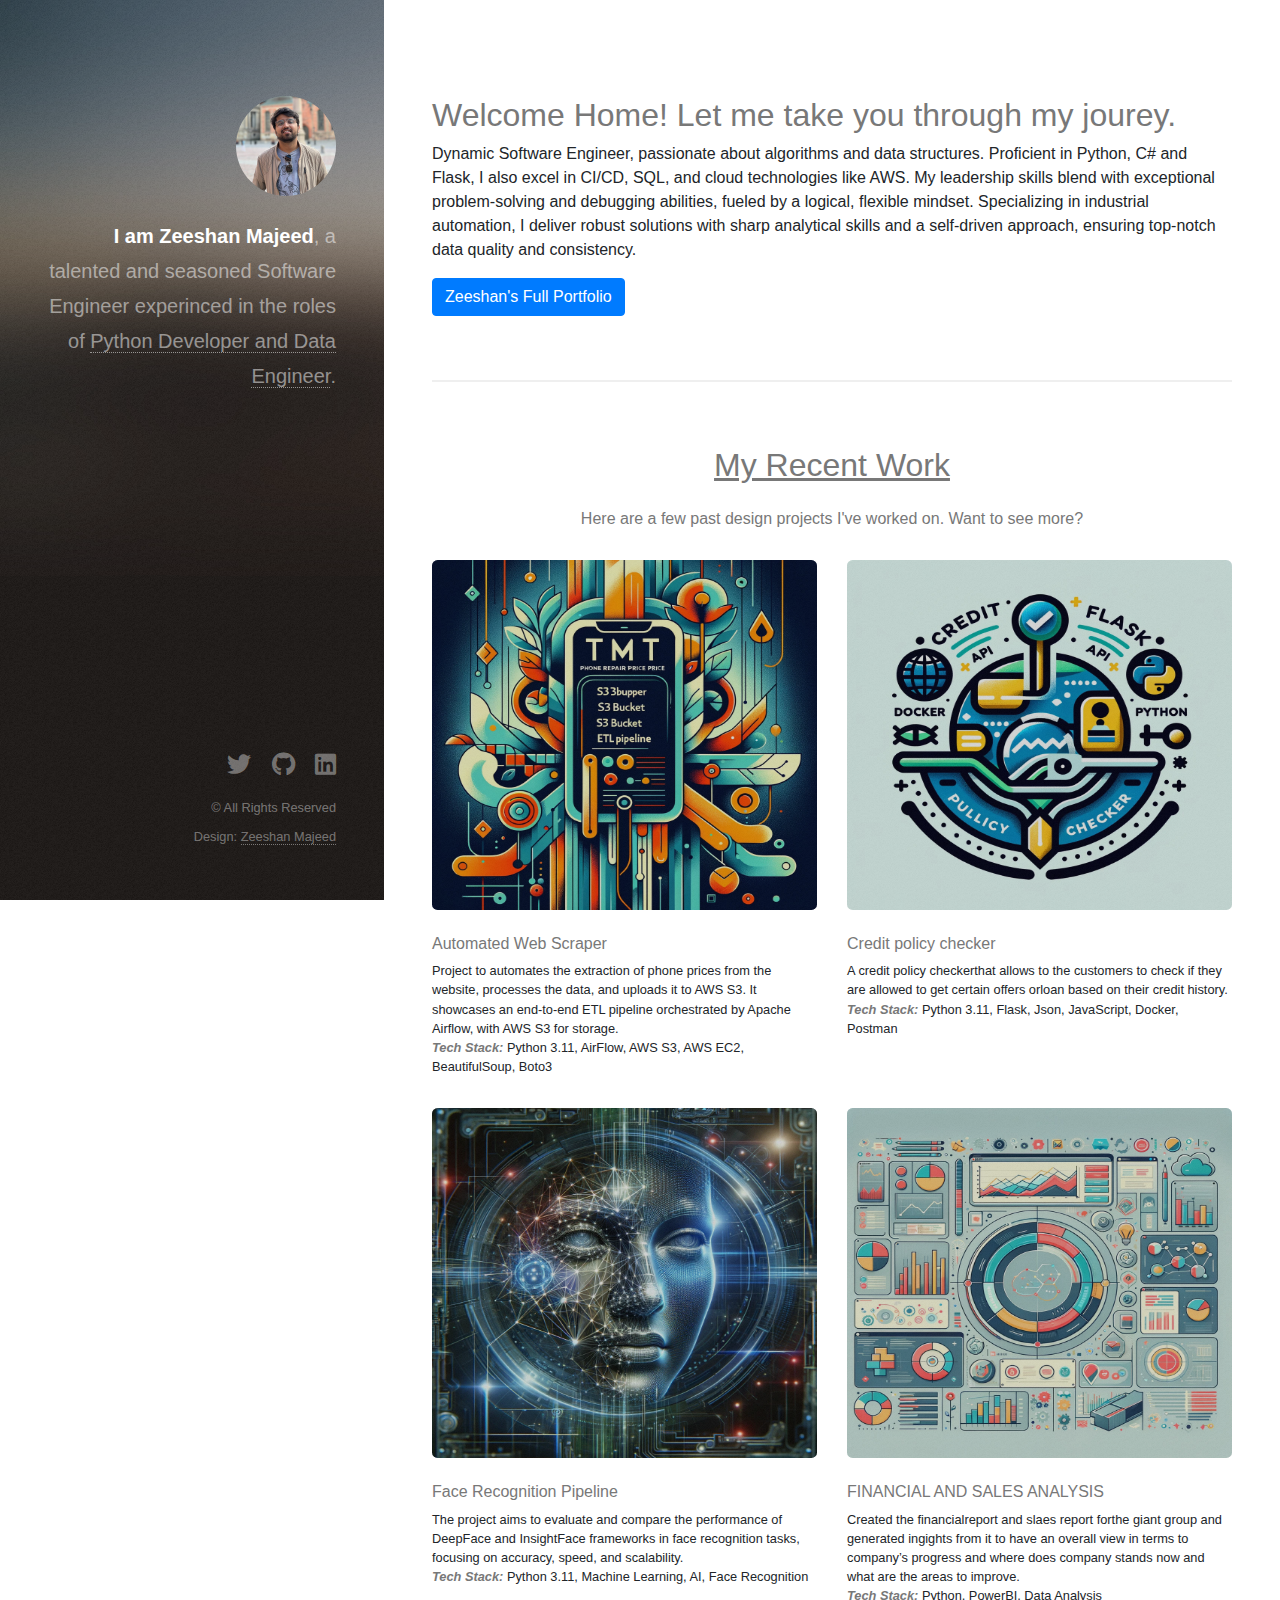
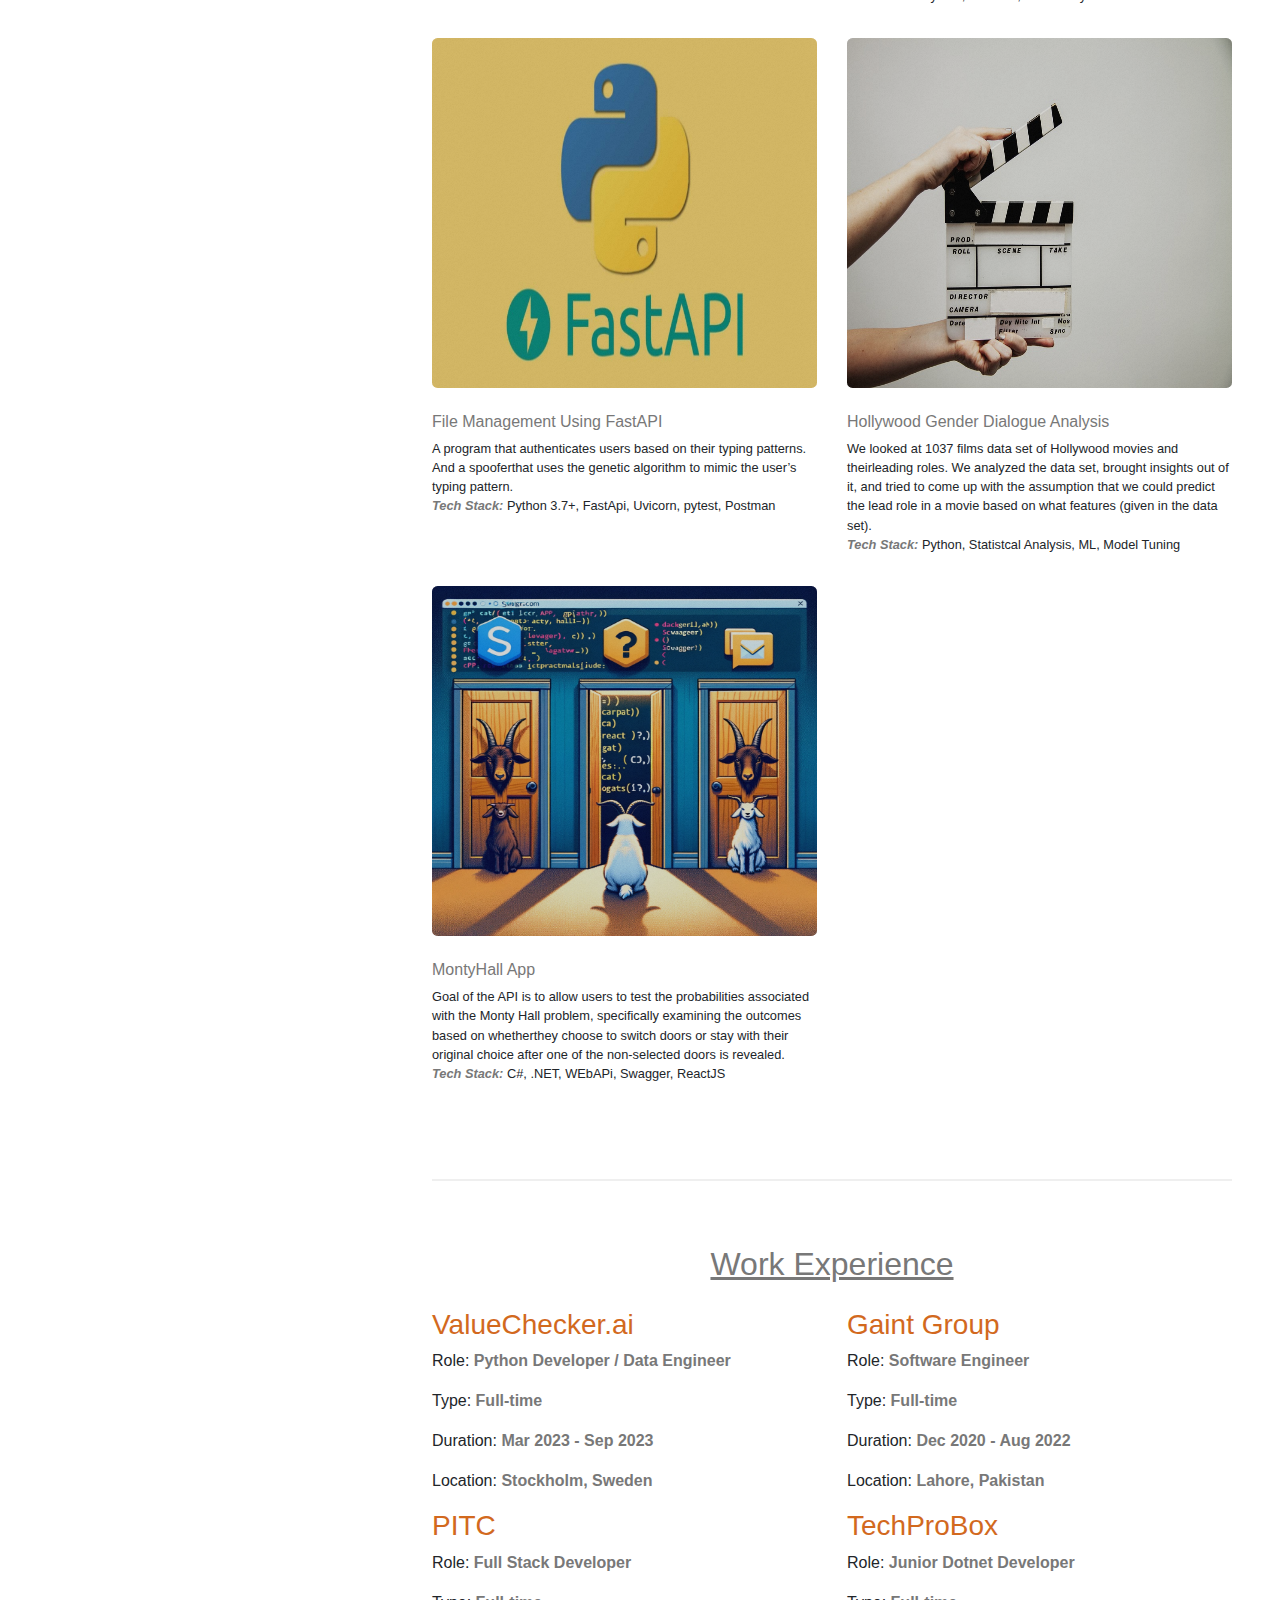
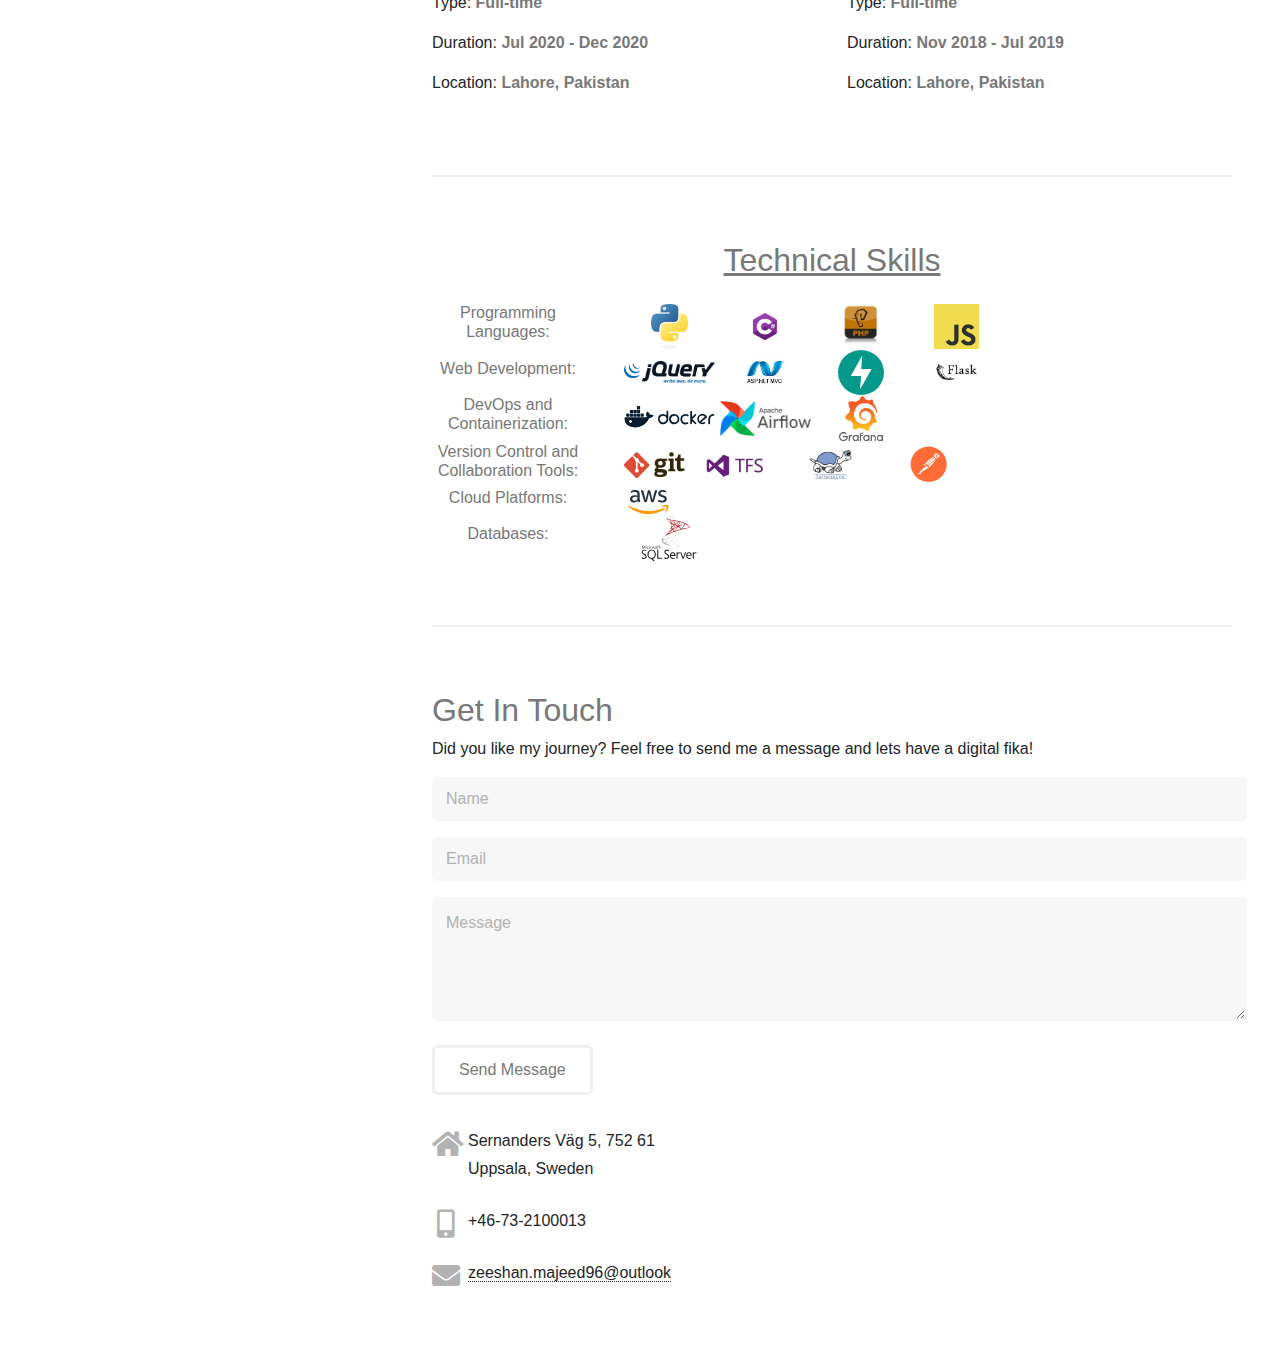
<file: index.html>
<!DOCTYPE HTML>


<html>
	<head>
		<title>Zeeshan's Portfolio</title>
		<meta charset="utf-8" />
		<meta name="viewport" content="width=device-width, initial-scale=1, user-scalable=no" />
		<link rel="stylesheet" href="assets/css/main.css" />
	</head>
	<body class="is-preload">
		<!-- Header -->
			<header id="header">
				<div class="inner">
					<a href="#" class="image avatar"><img src="images/avatar.jpg" alt="" /></a>
					<h1><strong>I am Zeeshan Majeed</strong>, a talented<br />
					and seasoned Software Engineer<br />
					experinced in the roles of <a href="#">Python Developer and Data Engineer</a>.</h1>
				</div>
			</header>

		<!-- Main -->
			<div id="main">

				<!-- One -->
					<section id="one">
						<header class="major">
							<h2>Welcome Home! Let me take you through my jourey.</h2>
						</header>
						<p>Dynamic Software Engineer, passionate about algorithms and data structures. Proficient in Python, C# and Flask, I also excel in CI/CD, SQL, and cloud technologies like AWS. My leadership skills blend with exceptional problem-solving and debugging abilities, fueled by a logical, flexible mindset. Specializing in industrial automation, I deliver robust solutions with sharp analytical skills and a self-driven approach, ensuring top-notch data quality and consistency.</p>
						<ul class="actions">
							<li>
								<button type="button" class="btn btn-primary" data-toggle="modal" data-target="#cvModal">
									Zeeshan's Full Portfolio
								</button>
							</li>
						</ul>
					</section>
					<div class="modal fade" id="cvModal" tabindex="-1" role="dialog" aria-labelledby="cvModalLabel" aria-hidden="true">
							<div class="modal-dialog modal-lg" role="document">
								<div class="modal-content">
									<div class="modal-header">
										<h5 class="modal-title" id="cvModalLabel">Zeeshan's CV</h5>
										<button type="button" class="close" data-dismiss="modal" aria-label="Close">
											<span aria-hidden="true">&times;</span>
										</button>
									</div>
									<div class="modal-body">
										<embed src="assets/cv/ZeeshanMajeed.pdf" type="application/pdf" width="100%" height="500px" />
									</div>
								</div>
							</div>
						</div>
					

				<!-- Two -->
					<section id="two">
						<h2 class="text-center mb-4"><u>My Recent Work</u></h2>
						<h6 style="text-align: center;">Here are a few past design projects I've worked on. Want to see more?</h6><br />
						<div class="row">
							<article class="col-6 col-12-xsmall work-item">
								<a href="https://github.com/ZeeshanM96/Airflow_ETL" class="image fit thumb">
									<img src="images/etl.webp" style="height:350px" /></a>
								<h3>Automated Web Scraper</h3>
								<p>Project to automates the extraction of phone prices from the website, processes the data, and uploads it to AWS
									S3. It showcases an end-to-end ETL pipeline orchestrated by Apache Airflow, with AWS S3 for storage.</p>
								<p><b><i>Tech Stack: </i></b> Python 3.11, AirFlow, AWS S3, AWS EC2, BeautifulSoup, Boto3</p>
							</article>
							<article class="col-6 col-12-xsmall work-item">
								<a href="https://github.com/ZeeshanM96/AnyFin_Assignment" class="image fit thumb"><img src="images/CPC.webp" style="height:350px" alt="" /></a>
								<h3>Credit policy checker </h3>
								<p>A credit policy checkerthat allows to the customers to check if they are allowed to get certain offers orloan
									based on their credit history.</p>
									<p><b><i>Tech Stack: </i></b>Python 3.11, Flask, Json, JavaScript, Docker, Postman</p>
							</article>
							<article class="col-6 col-12-xsmall work-item">
								<a href="https://github.com/ZeeshanM96/ProjectInDataScience" class="image fit thumb">
									<img src="images/facerecog.webp" alt="" style="height:350px" /></a>
								<h3>Face Recognition Pipeline</h3>
								<p>The project aims to evaluate and compare the performance of DeepFace and InsightFace frameworks in face
									recognition tasks, focusing on accuracy, speed, and scalability.</p>
									<p><b><i>Tech Stack: </i></b>Python 3.11, Machine Learning, AI, Face Recognition</p>
							</article>
							<article class="col-6 col-12-xsmall work-item">
								<a href="https://github.com/ZeeshanM96/PowerBI-Dashboards" class="image fit thumb"><img src="images/DataAnalysis.webp" style="height:350px" alt="" /></a>
								<h3>FINANCIAL AND SALES ANALYSIS</h3>
								<p>Created the financialreport and slaes report forthe giant group and generated ingights from it to have an overall
									view in terms to company’s progress and where does company stands now and what are the areas to improve.</p>	
									<p><b><i>Tech Stack: </i></b>Python, PowerBI, Data Analysis</p>				
								</article>		
								

							<article class="col-6 col-12-xsmall work-item">
								<a href="https://github.com/ZeeshanM96/kambi_assignment" class="image fit thumb"><img src="images/Fastpi.jpg" style="height:350px" alt="" /></a>
								<h3>File Management Using FastAPI</h3>
								<p>A program that authenticates users based on their typing patterns. And a spooferthat uses the genetic algorithm
									to mimic the user’s typing pattern.</p>
									<p><b><i>Tech Stack: </i></b>Python 3.7+, FastApi, Uvicorn, pytest, Postman</p>
							</article>
							<article class="col-6 col-12-xsmall work-item">
								<a href="https://github.com/ZeeshanM96/DataAnalysisUsingMLAlgos" class="image fit thumb"><img src="images/filmmakers.jpg" style="height:350px" alt="" /></a>
								<h3>Hollywood Gender Dialogue Analysis</h3>
								<p>We looked at 1037 films data set of Hollywood movies and theirleading roles. We analyzed the data set, brought
									insights out of it, and tried to come up with the assumption that we could predict the lead role in a movie based on
									what features (given in the data set).</p>
									<p><b><i>Tech Stack: </i></b> Python, Statistcal Analysis, ML, Model Tuning</p>
							</article>
							<article class="col-6 col-12-xsmall work-item">
								<a href="https://github.com/ZeeshanM96/MontyHallApp" class="image fit thumb"><img src="images/montyhall.gif" style="height:350px" alt="" /></a>
								<h3>MontyHall App</h3>
								<p>Goal of the API is to allow users to test the probabilities associated with the Monty Hall problem, specifically
									examining the outcomes based on whetherthey choose to switch doors or stay with their original choice after
									one of the non-selected doors is revealed.</p>
									<p><b><i>Tech Stack: </i></b> C#, .NET, WEbAPi, Swagger, ReactJS</p>
							</article>

						</div>
					</section>


					<section id="experience">
						<div class="experience-section">
							<h2 class="text-center mb-4"><u>Work Experience</u></h2>
							<div class="row experience">
								<div class="col-md-6">
									<h3 style="color: chocolate;">ValueChecker.ai</h3>
									<p>Role: <strong>Python Developer / Data Engineer</strong></p>
									<p>Type: <strong>Full-time</strong></p>
									<p>Duration: <strong>Mar 2023 - Sep 2023</strong></p>
									<p>Location: <strong>Stockholm, Sweden</strong></p>
								</div>
								<div class="col-md-6">
									<h3 style="color: chocolate;">Gaint Group</h3>
									<p>Role: <strong>Software Engineer</strong></p>
									<p>Type: <strong>Full-time</strong></p>
									<p>Duration: <strong>Dec 2020 - Aug 2022</strong></p>
									<p>Location: <strong>Lahore, Pakistan</strong></p>
								</div>
							</div>
							<div class="row experience">
								<div class="col-md-6">
									<h3 style="color: chocolate;">PITC</h3>
									<p>Role: <strong>Full Stack Developer</strong></p>
									<p>Type: <strong>Full-time</strong></p>
									<p>Duration: <strong>Jul 2020 - Dec 2020</strong></p>
									<p>Location: <strong>Lahore, Pakistan</strong></p>
								</div>
								<div class="col-md-6">
									<h3 style="color: chocolate;">TechProBox</h3>
									<p>Role: <strong>Junior Dotnet Developer</strong></p>
									<p>Type: <strong>Full-time</strong></p>
									<p>Duration: <strong>Nov 2018 - Jul 2019</strong></p>
									<p>Location: <strong>Lahore, Pakistan</strong></p>
								</div>
							</div>
						</div>
					</section>

					<section id="skills">
						<h2 class="text-center mb-4"><u>Technical Skills</u></h2>
						<table class="content-table">
							<tr>
								<td class="logos">
									<div style="display: flex; align-items: center; justify-content: center;">
										<div style="width: 20%; text-align: center;">
											<h6>Programming Languages: </h6>
										</div>
										<div style="width: 80%;margin-left: 5%;">
											
											<img src="images/Python-Symbol.png" alt="Python Symbol">
											<img src="images/Cdot.png" alt="C# Logo">
											<img src="images/php.jpg" alt="PHP Logo">
											<img src="images/js-logo.webp" alt="JS Logo">
										</div>
									</div>
								</td>
							</tr>
						</table>
						<table class="content-table">
							<tr>
								<td class="logos">
									<div style="display: flex; align-items: center; justify-content: center;">
										<div style="width: 20%; text-align: center;">
											<h6>Web Development: </h6>
										</div>
										<div style="width: 80%;margin-left: 5%;">
											
											<img src="images/jquery.png" alt="JQuery Symbol">							
											<img src="images/asp.png" alt="asp Symbol">					
											<img src="images/fastapi-1.svg" alt="FASTAPI Symbol">
											<img src="images/flask-logo-icon.webp" alt="Flask API Symbol">
										</div>
									</div>
								</td>
							</tr>
						</table>
						<table class="content-table">
							<tr>
								<td class="logos">
									<div style="display: flex; align-items: center; justify-content: center;">
										<div style="width: 20%; text-align: center;">
											<h6>DevOps and Containerization: </h6>
										</div>
										<div style="width: 80%;margin-left: 5%;">
											
											<img src="images/docker-1.svg"  alt="Docket Symbol">								
											<img src="images/AirflowLogo.png" alt="Airflow Symbol">								
											<img src="images/Grafana_logo.svg.png" alt="grafana Symbol">
										</div>
									</div>
								</td>
							</tr>
						</table>
						<table class="content-table">
							<tr>
								<td class="logos">
									<div style="display: flex; align-items: center; justify-content: center;">
										<div style="width: 20%; text-align: center;">
											<h6>Version Control and Collaboration Tools: </h6>
										</div>
										<div style="width: 80%;margin-left: 5%;">
											
											<img src="images/git.svg" alt="Git Symbol" style="width: 10%;">								
											<img src="images/tfs.jpg" alt="TFS Symbol">								
											<img src="images/svn.png" alt="grafana Symbol">								
											<img src="images/postman.svg" alt="grafana Symbol">
										</div>
									</div>
								</td>
							</tr>
						</table>
						<table class="content-table">
							<tr>
								<td class="logos">
									<div style="display: flex; align-items: center; justify-content: center;">
										<div style="width: 20%; text-align: center;">
											<h6>Cloud Platforms: </h6>
										</div>
										<div style="width: 80%;margin-left: 5%;">
											<img src="images/aws-2.svg" alt="AWS Symbol" style="width: 8%;">
										</div>
									</div>
								</td>
							</tr>
						</table>
						<table class="content-table">
							<tr>
								<td class="logos">
									<div style="display: flex; align-items: center; justify-content: center;">
										<div style="width: 20%; text-align: center;">
											<h6>Databases: </h6>
										</div>
										<div style="width: 80%;margin-left: 5%;">
											<img src="images/microsoft-sql-server-1.svg" alt="SQL Symbol">
										</div>
									</div>
								</td>
							</tr>
						</table>		
					</section>
					

				<!-- Three -->
					<section id="three">									
						<h2>Get In Touch</h2>
						<p>Did you like my journey? Feel free to send me a message and lets have a digital fika!</p>
						<div class="row">
							<div class="col-12 col-12-small">
								<form method="post" id="contactForm">
									<div class="row gtr-uniform gtr-50">
										<div class="col-6 col-12"><input type="text" name="name" id="name" placeholder="Name" /></div>
										<div class="col-6 col-12"><input type="email" name="email" id="email" placeholder="Email" /></div>
										<div class="col-12"><textarea name="message" id="message" placeholder="Message" rows="4"></textarea></div>
									</div>
									<br />
									<ul class="actions">
										<li><input type="submit" value="Send Message" /></li>
									</ul>
								</form>
									<div id="alertPlaceholder"></div>
							</div>
						</div>
						<div class="row">
							<div class="col-12 col-12-small">
								<ul class="labeled-icons">
									<li>
										<h3 class="icon solid fa-home"><span class="label">Address</span></h3>
										Sernanders Väg 5, 752 61<br />
										Uppsala, Sweden									
									</li>
									<li>
										<h3 class="icon solid fa-mobile-alt"><span class="label">Phone</span></h3>
										+46-73-2100013
									</li>
									<li>
										<h3 class="icon solid fa-envelope"><span class="label">Email</span></h3>
										<a href="#">zeeshan.majeed96@outlook</a>
									</li>
								</ul>
							</div>
						</div>
					</section>
			</div>

		<!-- Footer -->
			<footer id="footer">
				<div class="inner">
					<ul class="icons">
						<li><a href="https://twitter.com/BhensKDum" class="icon brands fa-twitter"><span class="label">Twitter</span></a></li>
						<li><a href="https://github.com/ZeeshanM96" class="icon brands fa-github"><span class="label">Github</span></a></li>
						<li><a href="https://www.linkedin.com/in/zeeshan-majeed-a11ba6134/" class="icon brands fa-linkedin"><span class="label">LinkedIn</span></a></li>
					</ul>
					<ul class="copyright">
						<li>&copy; All Rights Reserved</li><li>Design: <a href="#">Zeeshan Majeed</a></li>
					</ul>
				</div>
			</footer>

		<!-- Scripts -->
			<link href="https://stackpath.bootstrapcdn.com/bootstrap/4.3.1/css/bootstrap.min.css" rel="stylesheet">
			
			<script src="assets/js/jquery.min.js"></script> <!-- Keep this if it's required for other scripts -->
			<script src="https://cdnjs.cloudflare.com/ajax/libs/popper.js/1.14.7/umd/popper.min.js"></script>
			<script src="https://stackpath.bootstrapcdn.com/bootstrap/4.3.1/js/bootstrap.min.js"></script>
			<script src="assets/js/jquery.min.js"></script>
			<script src="assets/js/jquery.poptrox.min.js"></script>
			<script src="assets/js/browser.min.js"></script>
			<script src="assets/js/breakpoints.min.js"></script>
			<script src="assets/js/util.js"></script>
			<script src="assets/js/main.js"></script>
			<script src="assets\js\sendemail.js"></script>
			<script src="assets\js\model.js"></script>
			<script src="https://code.jquery.com/jquery-3.3.1.slim.min.js"></script>
	</body>
</html>
</file>
<file: assets/css/main.css>
@import url("fontawesome-all.min.css");
@import url("https://fonts.googleapis.com/css?family=Source+Sans+Pro:400,400italic");

/*
	Strata by HTML5 UP
	html5up.net | @ajlkn
	Free for personal and commercial use under the CCA 3.0 license (html5up.net/license)
*/

.content-table {
    width: 100%;
    border-collapse: collapse;
    background-color: transparent; /* Ensures that the table has no background color */
    border: none; /* Removes borders from the table itself */
	
}

.content-table td {
    border: none; /* Removes borders from the cells */

}

/* Ensure that the 'logos' class has no background or border as well */
.logos {
    background-color: transparent; /* Removes any background color from the logos cell */
    border: none; /* Removes borders from the logos cell */
}



.logos img {
    width: 15%;
    aspect-ratio: 2;
    object-fit: contain;
}





html, body, div, span, applet, object,
iframe, h1, h2, h3, h4, h5, h6, p, blockquote,
pre, a, abbr, acronym, address, big, cite,
code, del, dfn, em, img, ins, kbd, q, s, samp,
small, strike, strong, sub, sup, tt, var, b,
u, i, center, dl, dt, dd, ol, ul, li, fieldset,
form, label, legend, table, caption, tbody,
tfoot, thead, tr, th, td, article, aside,
canvas, details, embed, figure, figcaption,
footer, header, hgroup, menu, nav, output, ruby,
section, summary, time, mark, audio, video {
	margin: 0;
	padding: 0;
	border: 0;
	font-size: 100%;
	font: inherit;
	vertical-align: baseline;}

article, aside, details, figcaption, figure,
footer, header, hgroup, menu, nav, section {
	display: block;}

body {
	line-height: 1;
}

ol, ul {
	list-style: none;
}

blockquote, q {
	quotes: none;
}

	blockquote:before, blockquote:after, q:before, q:after {
		content: '';
		content: none;
	}

table {
	border-collapse: collapse;
	border-spacing: 0;
}

body {
	-webkit-text-size-adjust: none;
}

mark {
	background-color: transparent;
	color: inherit;
}

input::-moz-focus-inner {
	border: 0;
	padding: 0;
}

input, select, textarea {
	-moz-appearance: none;
	-webkit-appearance: none;
	-ms-appearance: none;
	appearance: none;
}

/* Basic */

	html {
		box-sizing: border-box;
	}

	*, *:before, *:after {
		box-sizing: inherit;
	}

	body {
		background: #fff;
	}

		body.is-preload *, body.is-preload *:before, body.is-preload *:after {
			-moz-animation: none !important;
			-webkit-animation: none !important;
			-ms-animation: none !important;
			animation: none !important;
			-moz-transition: none !important;
			-webkit-transition: none !important;
			-ms-transition: none !important;
			transition: none !important;
		}

	body, input, select, textarea {
		color: #a2a2a2;
		font-family: "Source Sans Pro", Helvetica, sans-serif;
		font-size: 16pt;
		font-weight: 400;
		line-height: 1.75em;
	}

	a {
		-moz-transition: color 0.2s ease-in-out, border-color 0.2s ease-in-out;
		-webkit-transition: color 0.2s ease-in-out, border-color 0.2s ease-in-out;
		-ms-transition: color 0.2s ease-in-out, border-color 0.2s ease-in-out;
		transition: color 0.2s ease-in-out, border-color 0.2s ease-in-out;
		border-bottom: dotted 1px;
		color: #49bf9d;
		text-decoration: none;
	}

		a:hover {
			border-bottom-color: transparent;
			color: #49bf9d !important;
			text-decoration: none;
		}

	strong, b {
		color: #787878;
		font-weight: 400;
	}

	em, i {
		font-style: italic;
	}

	p {
		margin: 0 0 2em 0;
	}

	h1, h2, h3, h4, h5, h6 {
		color: #787878;
		font-weight: 400;
		line-height: 1em;
		margin: 0 0 1em 0;
	}

		h1 a, h2 a, h3 a, h4 a, h5 a, h6 a {
			color: inherit;
			text-decoration: none;
		}

	h1 {
		font-size: 2em;
		line-height: 1.5em;
	}

	h2 {
		font-size: 1.5em;
		line-height: 1.5em;
	}

	h3 {
		font-size: 1.25em;
		line-height: 1.5em;
	}

	h4 {
		font-size: 1.1em;
		line-height: 1.5em;
	}

	h5 {
		font-size: 0.9em;
		line-height: 1.5em;
	}

	h6 {
		font-size: 0.7em;
		line-height: 1.5em;
	}

	sub {
		font-size: 0.8em;
		position: relative;
		top: 0.5em;
	}

	sup {
		font-size: 0.8em;
		position: relative;
		top: -0.5em;
	}

	hr {
		border: 0;
		border-bottom: solid 2px #efefef;
		margin: 2em 0;
	}

		hr.major {
			margin: 3em 0;
		}

	blockquote {
		border-left: solid 6px #efefef;
		font-style: italic;
		margin: 0 0 2em 0;
		padding: 0.5em 0 0.5em 1.5em;
	}

	code {
		background: #f7f7f7;
		border-radius: 0.35em;
		border: solid 2px #efefef;
		font-family: "Courier New", monospace;
		font-size: 0.9em;
		margin: 0 0.25em;
		padding: 0.25em 0.65em;
	}

	pre {
		-webkit-overflow-scrolling: touch;
		font-family: "Courier New", monospace;
		font-size: 0.9em;
		margin: 0 0 2em 0;
	}

		pre code {
			display: block;
			line-height: 1.75em;
			padding: 1em 1.5em;
			overflow-x: auto;
		}

	.align-left {
		text-align: left;
	}

	.align-center {
		text-align: center;
	}

	.align-right {
		text-align: right;
	}

/* Container */

	.container {
		margin: 0 auto;
		max-width: calc(100% - 4em);
		width: 100%;
	}

		.container.xsmall {
			width: 25%;
		}

		.container.small {
			width: 50%;
		}

		.container.medium {
			width: 75%;
		}

		.container.large {
			width: 125%;
		}

		.container.xlarge {
			width: 150%;
		}

		.container.max {
			width: 100%;
		}

		@media screen and (max-width: 980px) {

			.container {
				width: 100% !important;
				max-width: 100% !important;
			}

		}

		@media screen and (max-width: 480px) {

			.container {
				max-width: calc(100% - 3em);
			}

		}

/* Row */

	.row {
		display: flex;
		flex-wrap: wrap;
		box-sizing: border-box;
		align-items: stretch;
	}

		.row > * {
			box-sizing: border-box;
		}

		.row.gtr-uniform > * > :last-child {
			margin-bottom: 0;
		}

		.row.aln-left {
			justify-content: flex-start;
		}

		.row.aln-center {
			justify-content: center;
		}

		.row.aln-right {
			justify-content: flex-end;
		}

		.row.aln-top {
			align-items: flex-start;
		}

		.row.aln-middle {
			align-items: center;
		}

		.row.aln-bottom {
			align-items: flex-end;
		}

		.row > .imp {
			order: -1;
		}

		.row > .col-1 {
			width: 8.33333%;
		}

		.row > .off-1 {
			margin-left: 8.33333%;
		}

		.row > .col-2 {
			width: 16.66667%;
		}

		.row > .off-2 {
			margin-left: 16.66667%;
		}

		.row > .col-3 {
			width: 25%;
		}

		.row > .off-3 {
			margin-left: 25%;
		}

		.row > .col-4 {
			width: 33.33333%;
		}

		.row > .off-4 {
			margin-left: 33.33333%;
		}

		.row > .col-5 {
			width: 41.66667%;
		}

		.row > .off-5 {
			margin-left: 41.66667%;
		}

		.row > .col-6 {
			width: 50%;
		}

		.row > .off-6 {
			margin-left: 50%;
		}

		.row > .col-7 {
			width: 58.33333%;
		}

		.row > .off-7 {
			margin-left: 58.33333%;
		}

		.row > .col-8 {
			width: 66.66667%;
		}

		.row > .off-8 {
			margin-left: 66.66667%;
		}

		.row > .col-9 {
			width: 75%;
		}

		.row > .off-9 {
			margin-left: 75%;
		}

		.row > .col-10 {
			width: 83.33333%;
		}

		.row > .off-10 {
			margin-left: 83.33333%;
		}

		.row > .col-11 {
			width: 91.66667%;
		}

		.row > .off-11 {
			margin-left: 91.66667%;
		}

		.row > .col-12 {
			width: 100%;
		}

		.row > .off-12 {
			margin-left: 100%;
		}

		.row.gtr-0 {
			margin-top: 0;
			margin-left: 0em;
		}

			.row.gtr-0 > * {
				padding: 0 0 0 0em;
			}

			.row.gtr-0.gtr-uniform {
				margin-top: 0em;
			}

				.row.gtr-0.gtr-uniform > * {
					padding-top: 0em;
				}

		.row.gtr-25 {
			margin-top: 0;
			margin-left: -0.625em;
		}

			.row.gtr-25 > * {
				padding: 0 0 0 0.625em;
			}

			.row.gtr-25.gtr-uniform {
				margin-top: -0.625em;
			}

				.row.gtr-25.gtr-uniform > * {
					padding-top: 0.625em;
				}

		.row.gtr-50 {
			margin-top: 0;
			margin-left: -1.25em;
		}

			.row.gtr-50 > * {
				padding: 0 0 0 1.25em;
			}

			.row.gtr-50.gtr-uniform {
				margin-top: -1.25em;
			}

				.row.gtr-50.gtr-uniform > * {
					padding-top: 1.25em;
				}

		.row {
			margin-top: 0;
			margin-left: -2.5em;
		}

			.row > * {
				padding: 0 0 0 2.5em;
			}

			.row.gtr-uniform {
				margin-top: -2.5em;
			}

				.row.gtr-uniform > * {
					padding-top: 2.5em;
				}

		.row.gtr-150 {
			margin-top: 0;
			margin-left: -3.75em;
		}

			.row.gtr-150 > * {
				padding: 0 0 0 3.75em;
			}

			.row.gtr-150.gtr-uniform {
				margin-top: -3.75em;
			}

				.row.gtr-150.gtr-uniform > * {
					padding-top: 3.75em;
				}

		.row.gtr-200 {
			margin-top: 0;
			margin-left: -5em;
		}

			.row.gtr-200 > * {
				padding: 0 0 0 5em;
			}

			.row.gtr-200.gtr-uniform {
				margin-top: -5em;
			}

				.row.gtr-200.gtr-uniform > * {
					padding-top: 5em;
				}

		@media screen and (max-width: 1800px) {

			.row {
				display: flex;
				flex-wrap: wrap;
				box-sizing: border-box;
				align-items: stretch;
			}

				.row > * {
					box-sizing: border-box;
				}

				.row.gtr-uniform > * > :last-child {
					margin-bottom: 0;
				}

				.row.aln-left {
					justify-content: flex-start;
				}

				.row.aln-center {
					justify-content: center;
				}

				.row.aln-right {
					justify-content: flex-end;
				}

				.row.aln-top {
					align-items: flex-start;
				}

				.row.aln-middle {
					align-items: center;
				}

				.row.aln-bottom {
					align-items: flex-end;
				}

				.row > .imp-xlarge {
					order: -1;
				}

				.row > .col-1-xlarge {
					width: 8.33333%;
				}

				.row > .off-1-xlarge {
					margin-left: 8.33333%;
				}

				.row > .col-2-xlarge {
					width: 16.66667%;
				}

				.row > .off-2-xlarge {
					margin-left: 16.66667%;
				}

				.row > .col-3-xlarge {
					width: 25%;
				}

				.row > .off-3-xlarge {
					margin-left: 25%;
				}

				.row > .col-4-xlarge {
					width: 33.33333%;
				}

				.row > .off-4-xlarge {
					margin-left: 33.33333%;
				}

				.row > .col-5-xlarge {
					width: 41.66667%;
				}

				.row > .off-5-xlarge {
					margin-left: 41.66667%;
				}

				.row > .col-6-xlarge {
					width: 50%;
				}

				.row > .off-6-xlarge {
					margin-left: 50%;
				}

				.row > .col-7-xlarge {
					width: 58.33333%;
				}

				.row > .off-7-xlarge {
					margin-left: 58.33333%;
				}

				.row > .col-8-xlarge {
					width: 66.66667%;
				}

				.row > .off-8-xlarge {
					margin-left: 66.66667%;
				}

				.row > .col-9-xlarge {
					width: 75%;
				}

				.row > .off-9-xlarge {
					margin-left: 75%;
				}

				.row > .col-10-xlarge {
					width: 83.33333%;
				}

				.row > .off-10-xlarge {
					margin-left: 83.33333%;
				}

				.row > .col-11-xlarge {
					width: 91.66667%;
				}

				.row > .off-11-xlarge {
					margin-left: 91.66667%;
				}

				.row > .col-12-xlarge {
					width: 100%;
				}

				.row > .off-12-xlarge {
					margin-left: 100%;
				}

				.row.gtr-0 {
					margin-top: 0;
					margin-left: 0em;
				}

					.row.gtr-0 > * {
						padding: 0 0 0 0em;
					}

					.row.gtr-0.gtr-uniform {
						margin-top: 0em;
					}

						.row.gtr-0.gtr-uniform > * {
							padding-top: 0em;
						}

				.row.gtr-25 {
					margin-top: 0;
					margin-left: -0.625em;
				}

					.row.gtr-25 > * {
						padding: 0 0 0 0.625em;
					}

					.row.gtr-25.gtr-uniform {
						margin-top: -0.625em;
					}

						.row.gtr-25.gtr-uniform > * {
							padding-top: 0.625em;
						}

				.row.gtr-50 {
					margin-top: 0;
					margin-left: -1.25em;
				}

					.row.gtr-50 > * {
						padding: 0 0 0 1.25em;
					}

					.row.gtr-50.gtr-uniform {
						margin-top: -1.25em;
					}

						.row.gtr-50.gtr-uniform > * {
							padding-top: 1.25em;
						}

				.row {
					margin-top: 0;
					margin-left: -2.5em;
				}

					.row > * {
						padding: 0 0 0 2.5em;
					}

					.row.gtr-uniform {
						margin-top: -2.5em;
					}

						.row.gtr-uniform > * {
							padding-top: 2.5em;
						}

				.row.gtr-150 {
					margin-top: 0;
					margin-left: -3.75em;
				}

					.row.gtr-150 > * {
						padding: 0 0 0 3.75em;
					}

					.row.gtr-150.gtr-uniform {
						margin-top: -3.75em;
					}

						.row.gtr-150.gtr-uniform > * {
							padding-top: 3.75em;
						}

				.row.gtr-200 {
					margin-top: 0;
					margin-left: -5em;
				}

					.row.gtr-200 > * {
						padding: 0 0 0 5em;
					}

					.row.gtr-200.gtr-uniform {
						margin-top: -5em;
					}

						.row.gtr-200.gtr-uniform > * {
							padding-top: 5em;
						}

		}

		@media screen and (max-width: 1280px) {

			.row {
				display: flex;
				flex-wrap: wrap;
				box-sizing: border-box;
				align-items: stretch;
			}

				.row > * {
					box-sizing: border-box;
				}

				.row.gtr-uniform > * > :last-child {
					margin-bottom: 0;
				}

				.row.aln-left {
					justify-content: flex-start;
				}

				.row.aln-center {
					justify-content: center;
				}

				.row.aln-right {
					justify-content: flex-end;
				}

				.row.aln-top {
					align-items: flex-start;
				}

				.row.aln-middle {
					align-items: center;
				}

				.row.aln-bottom {
					align-items: flex-end;
				}

				.row > .imp-large {
					order: -1;
				}

				.row > .col-1-large {
					width: 8.33333%;
				}

				.row > .off-1-large {
					margin-left: 8.33333%;
				}

				.row > .col-2-large {
					width: 16.66667%;
				}

				.row > .off-2-large {
					margin-left: 16.66667%;
				}

				.row > .col-3-large {
					width: 25%;
				}

				.row > .off-3-large {
					margin-left: 25%;
				}

				.row > .col-4-large {
					width: 33.33333%;
				}

				.row > .off-4-large {
					margin-left: 33.33333%;
				}

				.row > .col-5-large {
					width: 41.66667%;
				}

				.row > .off-5-large {
					margin-left: 41.66667%;
				}

				.row > .col-6-large {
					width: 50%;
				}

				.row > .off-6-large {
					margin-left: 50%;
				}

				.row > .col-7-large {
					width: 58.33333%;
				}

				.row > .off-7-large {
					margin-left: 58.33333%;
				}

				.row > .col-8-large {
					width: 66.66667%;
				}

				.row > .off-8-large {
					margin-left: 66.66667%;
				}

				.row > .col-9-large {
					width: 75%;
				}

				.row > .off-9-large {
					margin-left: 75%;
				}

				.row > .col-10-large {
					width: 83.33333%;
				}

				.row > .off-10-large {
					margin-left: 83.33333%;
				}

				.row > .col-11-large {
					width: 91.66667%;
				}

				.row > .off-11-large {
					margin-left: 91.66667%;
				}

				.row > .col-12-large {
					width: 100%;
				}

				.row > .off-12-large {
					margin-left: 100%;
				}

				.row.gtr-0 {
					margin-top: 0;
					margin-left: 0em;
				}

					.row.gtr-0 > * {
						padding: 0 0 0 0em;
					}

					.row.gtr-0.gtr-uniform {
						margin-top: 0em;
					}

						.row.gtr-0.gtr-uniform > * {
							padding-top: 0em;
						}

				.row.gtr-25 {
					margin-top: 0;
					margin-left: -0.5em;
				}

					.row.gtr-25 > * {
						padding: 0 0 0 0.5em;
					}

					.row.gtr-25.gtr-uniform {
						margin-top: -0.5em;
					}

						.row.gtr-25.gtr-uniform > * {
							padding-top: 0.5em;
						}

				.row.gtr-50 {
					margin-top: 0;
					margin-left: -1em;
				}

					.row.gtr-50 > * {
						padding: 0 0 0 1em;
					}

					.row.gtr-50.gtr-uniform {
						margin-top: -1em;
					}

						.row.gtr-50.gtr-uniform > * {
							padding-top: 1em;
						}

				.row {
					margin-top: 0;
					margin-left: -2em;
				}

					.row > * {
						padding: 0 0 0 2em;
					}

					.row.gtr-uniform {
						margin-top: -2em;
					}

						.row.gtr-uniform > * {
							padding-top: 2em;
						}

				.row.gtr-150 {
					margin-top: 0;
					margin-left: -3em;
				}

					.row.gtr-150 > * {
						padding: 0 0 0 3em;
					}

					.row.gtr-150.gtr-uniform {
						margin-top: -3em;
					}

						.row.gtr-150.gtr-uniform > * {
							padding-top: 3em;
						}

				.row.gtr-200 {
					margin-top: 0;
					margin-left: -4em;
				}

					.row.gtr-200 > * {
						padding: 0 0 0 4em;
					}

					.row.gtr-200.gtr-uniform {
						margin-top: -4em;
					}

						.row.gtr-200.gtr-uniform > * {
							padding-top: 4em;
						}

		}

		@media screen and (max-width: 980px) {

			.row {
				display: flex;
				flex-wrap: wrap;
				box-sizing: border-box;
				align-items: stretch;
			}

				.row > * {
					box-sizing: border-box;
				}

				.row.gtr-uniform > * > :last-child {
					margin-bottom: 0;
				}

				.row.aln-left {
					justify-content: flex-start;
				}

				.row.aln-center {
					justify-content: center;
				}

				.row.aln-right {
					justify-content: flex-end;
				}

				.row.aln-top {
					align-items: flex-start;
				}

				.row.aln-middle {
					align-items: center;
				}

				.row.aln-bottom {
					align-items: flex-end;
				}

				.row > .imp-medium {
					order: -1;
				}

				.row > .col-1-medium {
					width: 8.33333%;
				}

				.row > .off-1-medium {
					margin-left: 8.33333%;
				}

				.row > .col-2-medium {
					width: 16.66667%;
				}

				.row > .off-2-medium {
					margin-left: 16.66667%;
				}

				.row > .col-3-medium {
					width: 25%;
				}

				.row > .off-3-medium {
					margin-left: 25%;
				}

				.row > .col-4-medium {
					width: 33.33333%;
				}

				.row > .off-4-medium {
					margin-left: 33.33333%;
				}

				.row > .col-5-medium {
					width: 41.66667%;
				}

				.row > .off-5-medium {
					margin-left: 41.66667%;
				}

				.row > .col-6-medium {
					width: 50%;
				}

				.row > .off-6-medium {
					margin-left: 50%;
				}

				.row > .col-7-medium {
					width: 58.33333%;
				}

				.row > .off-7-medium {
					margin-left: 58.33333%;
				}

				.row > .col-8-medium {
					width: 66.66667%;
				}

				.row > .off-8-medium {
					margin-left: 66.66667%;
				}

				.row > .col-9-medium {
					width: 75%;
				}

				.row > .off-9-medium {
					margin-left: 75%;
				}

				.row > .col-10-medium {
					width: 83.33333%;
				}

				.row > .off-10-medium {
					margin-left: 83.33333%;
				}

				.row > .col-11-medium {
					width: 91.66667%;
				}

				.row > .off-11-medium {
					margin-left: 91.66667%;
				}

				.row > .col-12-medium {
					width: 100%;
				}

				.row > .off-12-medium {
					margin-left: 100%;
				}

				.row.gtr-0 {
					margin-top: 0;
					margin-left: 0em;
				}

					.row.gtr-0 > * {
						padding: 0 0 0 0em;
					}

					.row.gtr-0.gtr-uniform {
						margin-top: 0em;
					}

						.row.gtr-0.gtr-uniform > * {
							padding-top: 0em;
						}

				.row.gtr-25 {
					margin-top: 0;
					margin-left: -0.5em;
				}

					.row.gtr-25 > * {
						padding: 0 0 0 0.5em;
					}

					.row.gtr-25.gtr-uniform {
						margin-top: -0.5em;
					}

						.row.gtr-25.gtr-uniform > * {
							padding-top: 0.5em;
						}

				.row.gtr-50 {
					margin-top: 0;
					margin-left: -1em;
				}

					.row.gtr-50 > * {
						padding: 0 0 0 1em;
					}

					.row.gtr-50.gtr-uniform {
						margin-top: -1em;
					}

						.row.gtr-50.gtr-uniform > * {
							padding-top: 1em;
						}

				.row {
					margin-top: 0;
					margin-left: -2em;
				}

					.row > * {
						padding: 0 0 0 2em;
					}

					.row.gtr-uniform {
						margin-top: -2em;
					}

						.row.gtr-uniform > * {
							padding-top: 2em;
						}

				.row.gtr-150 {
					margin-top: 0;
					margin-left: -3em;
				}

					.row.gtr-150 > * {
						padding: 0 0 0 3em;
					}

					.row.gtr-150.gtr-uniform {
						margin-top: -3em;
					}

						.row.gtr-150.gtr-uniform > * {
							padding-top: 3em;
						}

				.row.gtr-200 {
					margin-top: 0;
					margin-left: -4em;
				}

					.row.gtr-200 > * {
						padding: 0 0 0 4em;
					}

					.row.gtr-200.gtr-uniform {
						margin-top: -4em;
					}

						.row.gtr-200.gtr-uniform > * {
							padding-top: 4em;
						}

		}

		@media screen and (max-width: 736px) {

			.row {
				display: flex;
				flex-wrap: wrap;
				box-sizing: border-box;
				align-items: stretch;
			}

				.row > * {
					box-sizing: border-box;
				}

				.row.gtr-uniform > * > :last-child {
					margin-bottom: 0;
				}

				.row.aln-left {
					justify-content: flex-start;
				}

				.row.aln-center {
					justify-content: center;
				}

				.row.aln-right {
					justify-content: flex-end;
				}

				.row.aln-top {
					align-items: flex-start;
				}

				.row.aln-middle {
					align-items: center;
				}

				.row.aln-bottom {
					align-items: flex-end;
				}

				.row > .imp-small {
					order: -1;
				}

				.row > .col-1-small {
					width: 8.33333%;
				}

				.row > .off-1-small {
					margin-left: 8.33333%;
				}

				.row > .col-2-small {
					width: 16.66667%;
				}

				.row > .off-2-small {
					margin-left: 16.66667%;
				}

				.row > .col-3-small {
					width: 25%;
				}

				.row > .off-3-small {
					margin-left: 25%;
				}

				.row > .col-4-small {
					width: 33.33333%;
				}

				.row > .off-4-small {
					margin-left: 33.33333%;
				}

				.row > .col-5-small {
					width: 41.66667%;
				}

				.row > .off-5-small {
					margin-left: 41.66667%;
				}

				.row > .col-6-small {
					width: 50%;
				}

				.row > .off-6-small {
					margin-left: 50%;
				}

				.row > .col-7-small {
					width: 58.33333%;
				}

				.row > .off-7-small {
					margin-left: 58.33333%;
				}

				.row > .col-8-small {
					width: 66.66667%;
				}

				.row > .off-8-small {
					margin-left: 66.66667%;
				}

				.row > .col-9-small {
					width: 75%;
				}

				.row > .off-9-small {
					margin-left: 75%;
				}

				.row > .col-10-small {
					width: 83.33333%;
				}

				.row > .off-10-small {
					margin-left: 83.33333%;
				}

				.row > .col-11-small {
					width: 91.66667%;
				}

				.row > .off-11-small {
					margin-left: 91.66667%;
				}

				.row > .col-12-small {
					width: 100%;
				}

				.row > .off-12-small {
					margin-left: 100%;
				}

				.row.gtr-0 {
					margin-top: 0;
					margin-left: 0em;
				}

					.row.gtr-0 > * {
						padding: 0 0 0 0em;
					}

					.row.gtr-0.gtr-uniform {
						margin-top: 0em;
					}

						.row.gtr-0.gtr-uniform > * {
							padding-top: 0em;
						}

				.row.gtr-25 {
					margin-top: 0;
					margin-left: -0.375em;
				}

					.row.gtr-25 > * {
						padding: 0 0 0 0.375em;
					}

					.row.gtr-25.gtr-uniform {
						margin-top: -0.375em;
					}

						.row.gtr-25.gtr-uniform > * {
							padding-top: 0.375em;
						}

				.row.gtr-50 {
					margin-top: 0;
					margin-left: -0.75em;
				}

					.row.gtr-50 > * {
						padding: 0 0 0 0.75em;
					}

					.row.gtr-50.gtr-uniform {
						margin-top: -0.75em;
					}

						.row.gtr-50.gtr-uniform > * {
							padding-top: 0.75em;
						}

				.row {
					margin-top: 0;
					margin-left: -1.5em;
				}

					.row > * {
						padding: 0 0 0 1.5em;
					}

					.row.gtr-uniform {
						margin-top: -1.5em;
					}

						.row.gtr-uniform > * {
							padding-top: 1.5em;
						}

				.row.gtr-150 {
					margin-top: 0;
					margin-left: -2.25em;
				}

					.row.gtr-150 > * {
						padding: 0 0 0 2.25em;
					}

					.row.gtr-150.gtr-uniform {
						margin-top: -2.25em;
					}

						.row.gtr-150.gtr-uniform > * {
							padding-top: 2.25em;
						}

				.row.gtr-200 {
					margin-top: 0;
					margin-left: -3em;
				}

					.row.gtr-200 > * {
						padding: 0 0 0 3em;
					}

					.row.gtr-200.gtr-uniform {
						margin-top: -3em;
					}

						.row.gtr-200.gtr-uniform > * {
							padding-top: 3em;
						}

		}

		@media screen and (max-width: 480px) {

			.row {
				display: flex;
				flex-wrap: wrap;
				box-sizing: border-box;
				align-items: stretch;
			}

				.row > * {
					box-sizing: border-box;
				}

				.row.gtr-uniform > * > :last-child {
					margin-bottom: 0;
				}

				.row.aln-left {
					justify-content: flex-start;
				}

				.row.aln-center {
					justify-content: center;
				}

				.row.aln-right {
					justify-content: flex-end;
				}

				.row.aln-top {
					align-items: flex-start;
				}

				.row.aln-middle {
					align-items: center;
				}

				.row.aln-bottom {
					align-items: flex-end;
				}

				.row > .imp-xsmall {
					order: -1;
				}

				.row > .col-1-xsmall {
					width: 8.33333%;
				}

				.row > .off-1-xsmall {
					margin-left: 8.33333%;
				}

				.row > .col-2-xsmall {
					width: 16.66667%;
				}

				.row > .off-2-xsmall {
					margin-left: 16.66667%;
				}

				.row > .col-3-xsmall {
					width: 25%;
				}

				.row > .off-3-xsmall {
					margin-left: 25%;
				}

				.row > .col-4-xsmall {
					width: 33.33333%;
				}

				.row > .off-4-xsmall {
					margin-left: 33.33333%;
				}

				.row > .col-5-xsmall {
					width: 41.66667%;
				}

				.row > .off-5-xsmall {
					margin-left: 41.66667%;
				}

				.row > .col-6-xsmall {
					width: 50%;
				}

				.row > .off-6-xsmall {
					margin-left: 50%;
				}

				.row > .col-7-xsmall {
					width: 58.33333%;
				}

				.row > .off-7-xsmall {
					margin-left: 58.33333%;
				}

				.row > .col-8-xsmall {
					width: 66.66667%;
				}

				.row > .off-8-xsmall {
					margin-left: 66.66667%;
				}

				.row > .col-9-xsmall {
					width: 75%;
				}

				.row > .off-9-xsmall {
					margin-left: 75%;
				}

				.row > .col-10-xsmall {
					width: 83.33333%;
				}

				.row > .off-10-xsmall {
					margin-left: 83.33333%;
				}

				.row > .col-11-xsmall {
					width: 91.66667%;
				}

				.row > .off-11-xsmall {
					margin-left: 91.66667%;
				}

				.row > .col-12-xsmall {
					width: 100%;
				}

				.row > .off-12-xsmall {
					margin-left: 100%;
				}

				.row.gtr-0 {
					margin-top: 0;
					margin-left: 0em;
				}

					.row.gtr-0 > * {
						padding: 0 0 0 0em;
					}

					.row.gtr-0.gtr-uniform {
						margin-top: 0em;
					}

						.row.gtr-0.gtr-uniform > * {
							padding-top: 0em;
						}

				.row.gtr-25 {
					margin-top: 0;
					margin-left: -0.375em;
				}

					.row.gtr-25 > * {
						padding: 0 0 0 0.375em;
					}

					.row.gtr-25.gtr-uniform {
						margin-top: -0.375em;
					}

						.row.gtr-25.gtr-uniform > * {
							padding-top: 0.375em;
						}

				.row.gtr-50 {
					margin-top: 0;
					margin-left: -0.75em;
				}

					.row.gtr-50 > * {
						padding: 0 0 0 0.75em;
					}

					.row.gtr-50.gtr-uniform {
						margin-top: -0.75em;
					}

						.row.gtr-50.gtr-uniform > * {
							padding-top: 0.75em;
						}

				.row {
					margin-top: 0;
					margin-left: -1.5em;
				}

					.row > * {
						padding: 0 0 0 1.5em;
					}

					.row.gtr-uniform {
						margin-top: -1.5em;
					}

						.row.gtr-uniform > * {
							padding-top: 1.5em;
						}

				.row.gtr-150 {
					margin-top: 0;
					margin-left: -2.25em;
				}

					.row.gtr-150 > * {
						padding: 0 0 0 2.25em;
					}

					.row.gtr-150.gtr-uniform {
						margin-top: -2.25em;
					}

						.row.gtr-150.gtr-uniform > * {
							padding-top: 2.25em;
						}

				.row.gtr-200 {
					margin-top: 0;
					margin-left: -3em;
				}

					.row.gtr-200 > * {
						padding: 0 0 0 3em;
					}

					.row.gtr-200.gtr-uniform {
						margin-top: -3em;
					}

						.row.gtr-200.gtr-uniform > * {
							padding-top: 3em;
						}

		}

/* Section/Article */

	section.special, article.special {
		text-align: center;
	}

	header p {
		color: #b2b2b2;
		position: relative;
		margin: 0 0 1.5em 0;
	}

	header h2 + p {
		font-size: 1.25em;
		margin-top: -1em;
		line-height: 1.5em;
	}

	header h3 + p {
		font-size: 1.1em;
		margin-top: -0.8em;
		line-height: 1.5em;
	}

	header h4 + p,
	header h5 + p,
	header h6 + p {
		font-size: 0.9em;
		margin-top: -0.6em;
		line-height: 1.5em;
	}

	header.major h2 {
		font-size: 2em;
	}

/* Form */

	form {
		margin: 0 0 2em 0;
	}

	label {
		color: #787878;
		display: block;
		font-size: 0.9em;
		font-weight: 400;
		margin: 0 0 1em 0;
	}

	input[type="text"],
	input[type="password"],
	input[type="email"],
	select,
	textarea {
		-moz-appearance: none;
		-webkit-appearance: none;
		-ms-appearance: none;
		appearance: none;
		background: #f7f7f7;
		border-radius: 0.35em;
		border: solid 2px transparent;
		color: inherit;
		display: block;
		outline: 0;
		padding: 0 0.75em;
		text-decoration: none;
		width: 100%;
	}

		input[type="text"]:invalid,
		input[type="password"]:invalid,
		input[type="email"]:invalid,
		select:invalid,
		textarea:invalid {
			box-shadow: none;
		}

		input[type="text"]:focus,
		input[type="password"]:focus,
		input[type="email"]:focus,
		select:focus,
		textarea:focus {
			border-color: #49bf9d;
		}

	select {
		background-image: url("data:image/svg+xml;charset=utf8,%3Csvg xmlns='http://www.w3.org/2000/svg' width='40' height='40' preserveAspectRatio='none' viewBox='0 0 40 40'%3E%3Cpath d='M9.4,12.3l10.4,10.4l10.4-10.4c0.2-0.2,0.5-0.4,0.9-0.4c0.3,0,0.6,0.1,0.9,0.4l3.3,3.3c0.2,0.2,0.4,0.5,0.4,0.9 c0,0.4-0.1,0.6-0.4,0.9L20.7,31.9c-0.2,0.2-0.5,0.4-0.9,0.4c-0.3,0-0.6-0.1-0.9-0.4L4.3,17.3c-0.2-0.2-0.4-0.5-0.4-0.9 c0-0.4,0.1-0.6,0.4-0.9l3.3-3.3c0.2-0.2,0.5-0.4,0.9-0.4S9.1,12.1,9.4,12.3z' fill='%23dfdfdf' /%3E%3C/svg%3E");
		background-size: 1.25rem;
		background-repeat: no-repeat;
		background-position: calc(100% - 1rem) center;
		height: 2.75em;
		padding-right: 2.75em;
		text-overflow: ellipsis;
	}

		select option {
			color: #787878;
			background: #fff;
		}

		select:focus::-ms-value {
			background-color: transparent;
		}

		select::-ms-expand {
			display: none;
		}

	input[type="text"],
	input[type="password"],
	input[type="email"],
	select {
		height: 2.75em;
	}

	textarea {
		padding: 0.75em;
	}

	input[type="checkbox"],
	input[type="radio"] {
		-moz-appearance: none;
		-webkit-appearance: none;
		-ms-appearance: none;
		appearance: none;
		display: block;
		float: left;
		margin-right: -2em;
		opacity: 0;
		width: 1em;
		z-index: -1;
	}

		input[type="checkbox"] + label,
		input[type="radio"] + label {
			text-decoration: none;
			color: #a2a2a2;
			cursor: pointer;
			display: inline-block;
			font-size: 1em;
			font-weight: 400;
			padding-left: 2.4em;
			padding-right: 0.75em;
			position: relative;
		}

			input[type="checkbox"] + label:before,
			input[type="radio"] + label:before {
				-moz-osx-font-smoothing: grayscale;
				-webkit-font-smoothing: antialiased;
				display: inline-block;
				font-style: normal;
				font-variant: normal;
				text-rendering: auto;
				line-height: 1;
				text-transform: none !important;
				font-family: 'Font Awesome 5 Free';
				font-weight: 900;
			}

			input[type="checkbox"] + label:before,
			input[type="radio"] + label:before {
				background: #f7f7f7;
				border-radius: 0.35em;
				border: solid 2px transparent;
				content: '';
				display: inline-block;
				font-size: 0.8em;
				height: 2.0625em;
				left: 0;
				line-height: 1.85625em;
				position: absolute;
				text-align: center;
				top: 0;
				width: 2.0625em;
			}

		input[type="checkbox"]:checked + label:before,
		input[type="radio"]:checked + label:before {
			background: #787878;
			border-color: #787878;
			color: #fff;
			content: '\f00c';
		}

		input[type="checkbox"]:focus + label:before,
		input[type="radio"]:focus + label:before {
			border-color: #49bf9d;
		}

	input[type="checkbox"] + label:before {
		border-radius: 0.35em;
	}

	input[type="radio"] + label:before {
		border-radius: 100%;
	}

	::-webkit-input-placeholder {
		color: #b2b2b2 !important;
		opacity: 1.0;
	}

	:-moz-placeholder {
		color: #b2b2b2 !important;
		opacity: 1.0;
	}

	::-moz-placeholder {
		color: #b2b2b2 !important;
		opacity: 1.0;
	}

	:-ms-input-placeholder {
		color: #b2b2b2 !important;
		opacity: 1.0;
	}

/* Box */

	.box {
		border-radius: 0.35em;
		border: solid 2px #efefef;
		margin-bottom: 2em;
		padding: 1.5em;
	}

		.box > :last-child,
		.box > :last-child > :last-child,
		.box > :last-child > :last-child > :last-child {
			margin-bottom: 0;
		}

		.box.alt {
			border: 0;
			border-radius: 0;
			padding: 0;
		}

/* Icon */

	.icon {
		text-decoration: none;
		border-bottom: none;
		position: relative;
	}

		.icon:before {
			-moz-osx-font-smoothing: grayscale;
			-webkit-font-smoothing: antialiased;
			display: inline-block;
			font-style: normal;
			font-variant: normal;
			text-rendering: auto;
			line-height: 1;
			text-transform: none !important;
			font-family: 'Font Awesome 5 Free';
			font-weight: 400;
		}

		.icon > .label {
			display: none;
		}

		.icon:before {
			line-height: inherit;
		}

		.icon.solid:before {
			font-weight: 900;
		}

		.icon.brands:before {
			font-family: 'Font Awesome 5 Brands';
		}

/* Image */

	.image {
		border-radius: 0.35em;
		border: 0;
		display: inline-block;
		position: relative;
	}

		.image:before {
			-moz-transition: opacity 0.2s ease-in-out;
			-webkit-transition: opacity 0.2s ease-in-out;
			-ms-transition: opacity 0.2s ease-in-out;
			transition: opacity 0.2s ease-in-out;
			background: url("images/overlay.png");
			border-radius: 0.35em;
			content: '';
			display: block;
			height: 100%;
			left: 0;
			opacity: 0.5;
			position: absolute;
			top: 0;
			width: 100%;
		}

		.image.thumb {
			text-align: center;
		}

			.image.thumb:after {
				-moz-transition: opacity 0.2s ease-in-out;
				-webkit-transition: opacity 0.2s ease-in-out;
				-ms-transition: opacity 0.2s ease-in-out;
				transition: opacity 0.2s ease-in-out;
				border-radius: 0.35em;
				border: solid 3px rgba(255, 255, 255, 0.5);
				color: #fff;
				content: 'View';
				display: inline-block;
				font-size: 0.8em;
				font-weight: 400;
				left: 50%;
				line-height: 2.25em;
				margin: -1.25em 0 0 -3em;
				opacity: 0;
				padding: 0 1.5em;
				position: absolute;
				text-align: center;
				text-decoration: none;
				top: 50%;
				white-space: nowrap;
			}

			.image.thumb:hover:after {
				opacity: 1.0;
			}

			.image.thumb:hover:before {
				background: url("images/overlay.png"), url("images/overlay.png");
				opacity: 1.0;
			}

		.image img {
			border-radius: 0.35em;
			display: block;
		}

		.image.left {
			float: left;
			margin: 0 1.5em 1em 0;
			top: 0.25em;
		}

		.image.right {
			float: right;
			margin: 0 0 1em 1.5em;
			top: 0.25em;
		}

		.image.left, .image.right {
			max-width: 40%;
		}

			.image.left img, .image.right img {
				width: 100%;
			}

		.image.fit {
			display: block;
			margin: 0 0 2em 0;
			width: 100%;
		}

			.image.fit img {
				width: 100%;
			}

		.image.avatar {
			border-radius: 100%;
		}

			.image.avatar:before {
				display: none;
			}

			.image.avatar img {
				border-radius: 100%;
				width: 100%;
			}

/* List */

	ol {
		list-style: decimal;
		margin: 0 0 2em 0;
		padding-left: 1.25em;
	}

		ol li {
			padding-left: 0.25em;
		}

	ul {
		list-style: disc;
		margin: 0 0 2em 0;
		padding-left: 1em;
	}

		ul li {
			padding-left: 0.5em;
		}

		ul.alt {
			list-style: none;
			padding-left: 0;
		}

			ul.alt li {
				border-top: solid 2px #efefef;
				padding: 0.5em 0;
			}

				ul.alt li:first-child {
					border-top: 0;
					padding-top: 0;
				}

	dl {
		margin: 0 0 2em 0;
	}

/* Icons */

	ul.icons {
		cursor: default;
		list-style: none;
		padding-left: 0;
	}

		ul.icons li {
			display: inline-block;
			padding: 0 1em 0 0;
		}

			ul.icons li:last-child {
				padding-right: 0;
			}

			ul.icons li .icon:before {
				font-size: 1.5em;
			}

/* Labeled Icons */

	ul.labeled-icons {
		list-style: none;
		padding: 0;
	}

		ul.labeled-icons li {
			line-height: 1.75em;
			margin: 1.5em 0 0 0;
			padding-left: 2.25em;
			position: relative;
		}

			ul.labeled-icons li:first-child {
				margin-top: 0;
			}

			ul.labeled-icons li a {
				color: inherit;
			}

			ul.labeled-icons li h3 {
				color: #b2b2b2;
				left: 0;
				position: absolute;
				text-align: center;
				top: 0;
				width: 1em;
			}

/* Actions */

	ul.actions {
		display: -moz-flex;
		display: -webkit-flex;
		display: -ms-flex;
		display: flex;
		cursor: default;
		list-style: none;
		margin-left: -1em;
		padding-left: 0;
	}

		ul.actions li {
			padding: 0 0 0 1em;
			vertical-align: middle;
		}

		ul.actions.special {
			-moz-justify-content: center;
			-webkit-justify-content: center;
			-ms-justify-content: center;
			justify-content: center;
			width: 100%;
			margin-left: 0;
		}

			ul.actions.special li:first-child {
				padding-left: 0;
			}

		ul.actions.stacked {
			-moz-flex-direction: column;
			-webkit-flex-direction: column;
			-ms-flex-direction: column;
			flex-direction: column;
			margin-left: 0;
		}

			ul.actions.stacked li {
				padding: 1.3em 0 0 0;
			}

				ul.actions.stacked li:first-child {
					padding-top: 0;
				}

		ul.actions.fit {
			width: calc(100% + 1em);
		}

			ul.actions.fit li {
				-moz-flex-grow: 1;
				-webkit-flex-grow: 1;
				-ms-flex-grow: 1;
				flex-grow: 1;
				-moz-flex-shrink: 1;
				-webkit-flex-shrink: 1;
				-ms-flex-shrink: 1;
				flex-shrink: 1;
				width: 100%;
			}

				ul.actions.fit li > * {
					width: 100%;
				}

			ul.actions.fit.stacked {
				width: 100%;
			}

		@media screen and (max-width: 480px) {

			ul.actions:not(.fixed) {
				-moz-flex-direction: column;
				-webkit-flex-direction: column;
				-ms-flex-direction: column;
				flex-direction: column;
				margin-left: 0;
				width: 100% !important;
			}

				ul.actions:not(.fixed) li {
					-moz-flex-grow: 1;
					-webkit-flex-grow: 1;
					-ms-flex-grow: 1;
					flex-grow: 1;
					-moz-flex-shrink: 1;
					-webkit-flex-shrink: 1;
					-ms-flex-shrink: 1;
					flex-shrink: 1;
					padding: 1em 0 0 0;
					text-align: center;
					width: 100%;
				}

					ul.actions:not(.fixed) li > * {
						width: 100%;
					}

					ul.actions:not(.fixed) li:first-child {
						padding-top: 0;
					}

					ul.actions:not(.fixed) li input[type="submit"],
					ul.actions:not(.fixed) li input[type="reset"],
					ul.actions:not(.fixed) li input[type="button"],
					ul.actions:not(.fixed) li button,
					ul.actions:not(.fixed) li .button {
						width: 100%;
					}

						ul.actions:not(.fixed) li input[type="submit"].icon:before,
						ul.actions:not(.fixed) li input[type="reset"].icon:before,
						ul.actions:not(.fixed) li input[type="button"].icon:before,
						ul.actions:not(.fixed) li button.icon:before,
						ul.actions:not(.fixed) li .button.icon:before {
							margin-left: -0.5em;
						}

		}

/* Table */

	/* .table-wrapper {
		-webkit-overflow-scrolling: touch;
		overflow-x: auto;
	}

	table {
		margin: 0 0 2em 0;
		width: 100%;
	}
/* 
		table tbody tr {
			border: solid 1px #efefef;
			border-left: 0;
			border-right: 0;
		}

			table tbody tr:nth-child(2n + 1) {
				background-color: #f7f7f7;
			} */

		/* table td {
			padding: 0.75em 0.75em;
		}

		table th {
			color: #787878;
			font-size: 0.9em;
			font-weight: 400;
			padding: 0 0.75em 0.75em 0.75em;
			text-align: left;
		}

		table thead {
			border-bottom: solid 2px #efefef;
		}

		table tfoot {
			border-top: solid 2px #efefef;
		}

		table.alt {
			border-collapse: separate;
		}

			table.alt tbody tr td {
				border: solid 2px #efefef;
				border-left-width: 0;
				border-top-width: 0;
			}

				table.alt tbody tr td:first-child {
					border-left-width: 2px;
				}

			table.alt tbody tr:first-child td {
				border-top-width: 2px;
			}

			table.alt thead {
				border-bottom: 0;
			}

			table.alt tfoot {
				border-top: 0;
			} */

/* Button */

	input[type="submit"],
	input[type="reset"],
	input[type="button"],
	.button {
		-moz-appearance: none;
		-webkit-appearance: none;
		-ms-appearance: none;
		appearance: none;
		-moz-transition: background-color 0.2s ease-in-out, color 0.2s ease-in-out, border-color 0.2s ease-in-out;
		-webkit-transition: background-color 0.2s ease-in-out, color 0.2s ease-in-out, border-color 0.2s ease-in-out;
		-ms-transition: background-color 0.2s ease-in-out, color 0.2s ease-in-out, border-color 0.2s ease-in-out;
		transition: background-color 0.2s ease-in-out, color 0.2s ease-in-out, border-color 0.2s ease-in-out;
		background-color: transparent;
		border-radius: 0.35em;
		border: solid 3px #efefef;
		color: #787878 !important;
		cursor: pointer;
		display: inline-block;
		font-weight: 400;
		height: 3.15em;
		height: calc(2.75em + 6px);
		line-height: 2.75em;
		min-width: 10em;
		padding: 0 1.5em;
		text-align: center;
		text-decoration: none;
		white-space: nowrap;
	}

		input[type="submit"]:hover,
		input[type="reset"]:hover,
		input[type="button"]:hover,
		.button:hover {
			border-color: #49bf9d;
			color: #49bf9d !important;
		}

		input[type="submit"]:active,
		input[type="reset"]:active,
		input[type="button"]:active,
		.button:active {
			background-color: rgba(73, 191, 157, 0.1);
			border-color: #49bf9d;
			color: #49bf9d !important;
		}

		input[type="submit"].icon,
		input[type="reset"].icon,
		input[type="button"].icon,
		.button.icon {
			padding-left: 1.35em;
		}

			input[type="submit"].icon:before,
			input[type="reset"].icon:before,
			input[type="button"].icon:before,
			.button.icon:before {
				margin-right: 0.5em;
			}

		input[type="submit"].fit,
		input[type="reset"].fit,
		input[type="button"].fit,
		.button.fit {
			min-width: 0;
			width: 100%;
		}

		input[type="submit"].small,
		input[type="reset"].small,
		input[type="button"].small,
		.button.small {
			font-size: 0.8em;
		}

		input[type="submit"].large,
		input[type="reset"].large,
		input[type="button"].large,
		.button.large {
			font-size: 1.35em;
		}

		input[type="submit"].primary,
		input[type="reset"].primary,
		input[type="button"].primary,
		.button.primary {
			background-color: #49bf9d;
			border-color: #49bf9d;
			color: #ffffff !important;
		}

			input[type="submit"].primary:hover,
			input[type="reset"].primary:hover,
			input[type="button"].primary:hover,
			.button.primary:hover {
				background-color: #5cc6a7;
				border-color: #5cc6a7;
			}

			input[type="submit"].primary:active,
			input[type="reset"].primary:active,
			input[type="button"].primary:active,
			.button.primary:active {
				background-color: #3eb08f;
				border-color: #3eb08f;
			}

		input[type="submit"].disabled, input[type="submit"]:disabled,
		input[type="reset"].disabled,
		input[type="reset"]:disabled,
		input[type="button"].disabled,
		input[type="button"]:disabled,
		.button.disabled,
		.button:disabled {
			background-color: #e7e7e7 !important;
			border-color: #e7e7e7 !important;
			color: #b2b2b2 !important;
			cursor: default;
		}

/* Work Item */

	.work-item {
		margin: 0 0 2em 0;
	}

		.work-item .image {
			margin: 0 0 1.5em 0;
		}

		.work-item h3 {
			font-size: 1em;
			margin: 0 0 0.5em 0;
		}

		.work-item p {
			font-size: 0.8em;
			line-height: 1.5em;
			margin: 0;
		}

/* Header */

	#header {
		display: -moz-flex;
		display: -webkit-flex;
		display: -ms-flex;
		display: flex;
		-moz-flex-direction: column;
		-webkit-flex-direction: column;
		-ms-flex-direction: column;
		flex-direction: column;
		-moz-align-items: -moz-flex-end;
		-webkit-align-items: -webkit-flex-end;
		-ms-align-items: -ms-flex-end;
		align-items: flex-end;
		-moz-justify-content: space-between;
		-webkit-justify-content: space-between;
		-ms-justify-content: space-between;
		justify-content: space-between;
		background-color: #1f1815;
		background-attachment: scroll,								scroll;
		background-image: url("images/overlay.png"), url("../../images/bg.jpg");
		background-position: top left,							top left;
		background-repeat: repeat,								no-repeat;
		background-size: auto,								150%;
		color: rgba(255, 255, 255, 0.5);
		height: 100%;
		left: 0;
		padding: 8em 4em;
		position: fixed;
		text-align: right;
		top: 0;
		width: 35%;
	}

		#header > * {
			-moz-flex-shrink: 0;
			-webkit-flex-shrink: 0;
			-ms-flex-shrink: 0;
			flex-shrink: 0;
			width: 100%;
		}

		#header > .inner {
			-moz-flex-grow: 1;
			-webkit-flex-grow: 1;
			-ms-flex-grow: 1;
			flex-grow: 1;
			margin: 0 0 2em 0;
		}

		#header strong, #header b {
			color: #ffffff;
		}

		#header h2, #header h3, #header h4, #header h5, #header h6 {
			color: #ffffff;
		}

		#header h1 {
			color: rgba(255, 255, 255, 0.5);
			font-size: 1.35em;
			line-height: 1.75em;
			margin: 0;
		}

		#header .image.avatar {
			margin: 0 0 1em 0;
			width: 6.25em;
		}

/* Footer */

	#footer .icons {
		margin: 1em 0 0 0;
	}

		#footer .icons a {
			color: rgba(255, 255, 255, 0.4);
		}

	#footer .copyright {
		color: rgba(255, 255, 255, 0.4);
		font-size: 0.8em;
		list-style: none;
		margin: 1em 0 0 0;
		padding: 0;
	}

		#footer .copyright li {
			border-left: solid 1px rgba(255, 255, 255, 0.25);
			display: inline-block;
			line-height: 1em;
			margin-left: 0.75em;
			padding-left: 0.75em;
		}

			#footer .copyright li:first-child {
				border-left: 0;
				margin-left: 0;
				padding-left: 0;
			}

			#footer .copyright li a {
				color: inherit;
			}

/* Main */

	#main {
		margin-left: 35%;
		padding: 8em 4em 4em 4em;
		width: calc(100% - 35%);
	}

		#main > section {
			border-top: solid 2px #efefef;
			margin: 4em 0 0 0;
			padding: 4em 0 0 0;
		}

			#main > section:first-child {
				border-top: 0;
				margin-top: 0;
				padding-top: 0;
			}

/* Poptrox */

	@-moz-keyframes spin {
		0% {
			-moz-transform: rotate(0deg);
			-webkit-transform: rotate(0deg);
			-ms-transform: rotate(0deg);
			transform: rotate(0deg);
		}

		100% {
			-moz-transform: rotate(360deg);
			-webkit-transform: rotate(360deg);
			-ms-transform: rotate(360deg);
			transform: rotate(360deg);
		}
	}

	@-webkit-keyframes spin {
		0% {
			-moz-transform: rotate(0deg);
			-webkit-transform: rotate(0deg);
			-ms-transform: rotate(0deg);
			transform: rotate(0deg);
		}

		100% {
			-moz-transform: rotate(360deg);
			-webkit-transform: rotate(360deg);
			-ms-transform: rotate(360deg);
			transform: rotate(360deg);
		}
	}

	@-ms-keyframes spin {
		0% {
			-moz-transform: rotate(0deg);
			-webkit-transform: rotate(0deg);
			-ms-transform: rotate(0deg);
			transform: rotate(0deg);
		}

		100% {
			-moz-transform: rotate(360deg);
			-webkit-transform: rotate(360deg);
			-ms-transform: rotate(360deg);
			transform: rotate(360deg);
		}
	}

	@keyframes spin {
		0% {
			-moz-transform: rotate(0deg);
			-webkit-transform: rotate(0deg);
			-ms-transform: rotate(0deg);
			transform: rotate(0deg);
		}

		100% {
			-moz-transform: rotate(360deg);
			-webkit-transform: rotate(360deg);
			-ms-transform: rotate(360deg);
			transform: rotate(360deg);
		}
	}

	.poptrox-popup {
		-moz-box-sizing: content-box;
		-webkit-box-sizing: content-box;
		-ms-box-sizing: content-box;
		box-sizing: content-box;
		-webkit-tap-highlight-color: rgba(255, 255, 255, 0);
		background: #fff;
		border-radius: 0.35em;
		box-shadow: 0 0.1em 0.15em 0 rgba(0, 0, 0, 0.15);
		overflow: hidden;
		padding-bottom: 3em;
	}

		.poptrox-popup .loader {
			text-decoration: none;
			-moz-animation: spin 1s linear infinite;
			-webkit-animation: spin 1s linear infinite;
			-ms-animation: spin 1s linear infinite;
			animation: spin 1s linear infinite;
			font-size: 1.5em;
			height: 1em;
			left: 50%;
			line-height: 1em;
			margin: -0.5em 0 0 -0.5em;
			position: absolute;
			top: 50%;
			width: 1em;
		}

			.poptrox-popup .loader:before {
				-moz-osx-font-smoothing: grayscale;
				-webkit-font-smoothing: antialiased;
				display: inline-block;
				font-style: normal;
				font-variant: normal;
				text-rendering: auto;
				line-height: 1;
				text-transform: none !important;
				font-family: 'Font Awesome 5 Free';
				font-weight: 900;
			}

			.poptrox-popup .loader:before {
				content: '\f1ce';
			}

		.poptrox-popup .caption {
			background: #fff;
			bottom: 0;
			cursor: default;
			font-size: 0.9em;
			height: 3em;
			left: 0;
			line-height: 2.8em;
			position: absolute;
			text-align: center;
			width: 100%;
			z-index: 1;
		}

		.poptrox-popup .nav-next,
		.poptrox-popup .nav-previous {
			text-decoration: none;
			-moz-transition: opacity 0.2s ease-in-out;
			-webkit-transition: opacity 0.2s ease-in-out;
			-ms-transition: opacity 0.2s ease-in-out;
			transition: opacity 0.2s ease-in-out;
			-webkit-tap-highlight-color: rgba(255, 255, 255, 0);
			background: rgba(0, 0, 0, 0.01);
			cursor: pointer;
			height: 100%;
			opacity: 0;
			position: absolute;
			top: 0;
			width: 50%;
		}

			.poptrox-popup .nav-next:before,
			.poptrox-popup .nav-previous:before {
				-moz-osx-font-smoothing: grayscale;
				-webkit-font-smoothing: antialiased;
				display: inline-block;
				font-style: normal;
				font-variant: normal;
				text-rendering: auto;
				line-height: 1;
				text-transform: none !important;
				font-family: 'Font Awesome 5 Free';
				font-weight: 900;
			}

			.poptrox-popup .nav-next:before,
			.poptrox-popup .nav-previous:before {
				color: #fff;
				font-size: 2.5em;
				height: 1em;
				line-height: 1em;
				margin-top: -0.75em;
				position: absolute;
				text-align: center;
				top: 50%;
				width: 1.5em;
			}

		.poptrox-popup .nav-next {
			right: 0;
		}

			.poptrox-popup .nav-next:before {
				content: '\f105';
				right: 0;
			}

		.poptrox-popup .nav-previous {
			left: 0;
		}

			.poptrox-popup .nav-previous:before {
				content: '\f104';
				left: 0;
			}

		.poptrox-popup .closer {
			text-decoration: none;
			-moz-transition: opacity 0.2s ease-in-out;
			-webkit-transition: opacity 0.2s ease-in-out;
			-ms-transition: opacity 0.2s ease-in-out;
			transition: opacity 0.2s ease-in-out;
			-webkit-tap-highlight-color: rgba(255, 255, 255, 0);
			color: #fff;
			height: 4em;
			line-height: 4em;
			opacity: 0;
			position: absolute;
			right: 0;
			text-align: center;
			top: 0;
			width: 4em;
			z-index: 2;
		}

			.poptrox-popup .closer:before {
				-moz-osx-font-smoothing: grayscale;
				-webkit-font-smoothing: antialiased;
				display: inline-block;
				font-style: normal;
				font-variant: normal;
				text-rendering: auto;
				line-height: 1;
				text-transform: none !important;
				font-family: 'Font Awesome 5 Free';
				font-weight: 900;
			}

			.poptrox-popup .closer:before {
				-moz-box-sizing: content-box;
				-webkit-box-sizing: content-box;
				-ms-box-sizing: content-box;
				box-sizing: content-box;
				border-radius: 100%;
				border: solid 3px rgba(255, 255, 255, 0.5);
				content: '\f00d';
				display: block;
				font-size: 1em;
				height: 1.75em;
				left: 50%;
				line-height: 1.75em;
				margin: -0.875em 0 0 -0.875em;
				position: absolute;
				top: 50%;
				width: 1.75em;
			}

		.poptrox-popup:hover .nav-next,
		.poptrox-popup:hover .nav-previous {
			opacity: 0.5;
		}

			.poptrox-popup:hover .nav-next:hover,
			.poptrox-popup:hover .nav-previous:hover {
				opacity: 1.0;
			}

		.poptrox-popup:hover .closer {
			opacity: 0.5;
		}

			.poptrox-popup:hover .closer:hover {
				opacity: 1.0;
			}

/* Touch */

	body.is-touch .image.thumb:before {
		opacity: 0.5 !important;
	}

	body.is-touch .image.thumb:after {
		display: none !important;
	}

	body.is-touch #header {
		background-attachment: scroll;
		background-size: auto, cover;
	}

	body.is-touch .poptrox-popup .nav-next,
	body.is-touch .poptrox-popup .nav-previous,
	body.is-touch .poptrox-popup .closer {
		opacity: 1.0 !important;
	}

/* XLarge */

	@media screen and (max-width: 1800px) {

		/* Basic */

			body, input, select, textarea {
				font-size: 12pt;
			}

	}

/* Large */

	@media screen and (max-width: 1280px) {

		/* Header */

			#header {
				padding: 6em 3em 3em 3em;
				width: 30%;
			}

				#header h1 {
					font-size: 1.25em;
				}

					#header h1 br {
						display: none;
					}

				#header > .inner {
					margin-bottom: 0;
				}

		/* Footer */

			#footer .copyright li {
				border-left-width: 0;
				display: block;
				line-height: 2.25em;
				margin-left: 0;
				padding-left: 0;
			}

		/* Main */

			#main {
				margin-left: 30%;
				max-width: none;
				padding: 6em 3em 3em 3em;
				width: calc(100% - 30%);
			}

	}

/* Medium */

	@media screen and (max-width: 980px) {

		/* Basic */

			h1 br, h2 br, h3 br, h4 br, h5 br, h6 br {
				display: none;
			}

		/* List */

			ul.icons li .icon {
				font-size: 1.25em;
			}

		/* Header */

			#header {
				background-attachment: scroll;
				background-position: top left, center center;
				background-size: auto,		cover;
				left: auto;
				padding: 6em 4em;
				position: relative;
				text-align: center;
				top: auto;
				width: 100%;
				display: block;
			}

				#header h1 {
					font-size: 1.75em;
				}

					#header h1 br {
						display: inline;
					}

		/* Footer */

			#footer {
				background-attachment: scroll;
				background-color: #1f1815;
				background-image: url("images/overlay.png"), url("../../images/bg.jpg");
				background-position: top left,						bottom center;
				background-repeat: repeat,							no-repeat;
				background-size: auto,							cover;
				bottom: auto;
				left: auto;
				padding: 4em 4em 6em 4em;
				position: relative;
				text-align: center;
				width: 100%;
			}

				#footer .icons {
					margin: 0 0 1em 0;
				}

				#footer .copyright {
					margin: 0 0 1em 0;
				}

					#footer .copyright li {
						border-left-width: 1px;
						display: inline-block;
						line-height: 1em;
						margin-left: 0.75em;
						padding-left: 0.75em;
					}

		/* Main */

			#main {
				margin: 0;
				padding: 6em 4em;
				width: 100%;
			}

	}

/* Small */

	@media screen and (max-width: 736px) {

		/* Basic */

			h1 {
				font-size: 1.5em;
			}

			h2 {
				font-size: 1.2em;
			}

			h3 {
				font-size: 1em;
			}

		/* Section/Article */

			section.special, article.special {
				text-align: center;
			}

			header.major h2 {
				font-size: 1.35em;
			}

		/* List */

			ul.labeled-icons li {
				padding-left: 2em;
			}

				ul.labeled-icons li h3 {
					line-height: 1.75em;
				}

		/* Header */

			#header {
				padding: 2.25em 1.5em;
			}

				#header h1 {
					font-size: 1.35em;
				}

		/* Footer */

			#footer {
				padding: 2.25em 1.5em;
			}

		/* Main */

			#main {
				padding: 2.25em 1.5em 0.25em 1.5em;
			}

				#main > section {
					margin: 2.25em 0 0 0;
					padding: 2.25em 0 0 0;
				}

		/* Poptrox */

			.poptrox-popup {
				border-radius: 0;
			}

				.poptrox-popup .nav-next:before,
				.poptrox-popup .nav-previous:before {
					margin-top: -1em;
				}

	}

/* XSmall */

	@media screen and (max-width: 480px) {

		/* Header */

			#header {
				padding: 4.5em 1.5em;
			}

				#header h1 br {
					display: none;
				}

		/* Footer */

			#footer .copyright li {
				border-left-width: 0;
				display: block;
				line-height: 2.25em;
				margin-left: 0;
				padding-left: 0;
			}

	}
</file>
